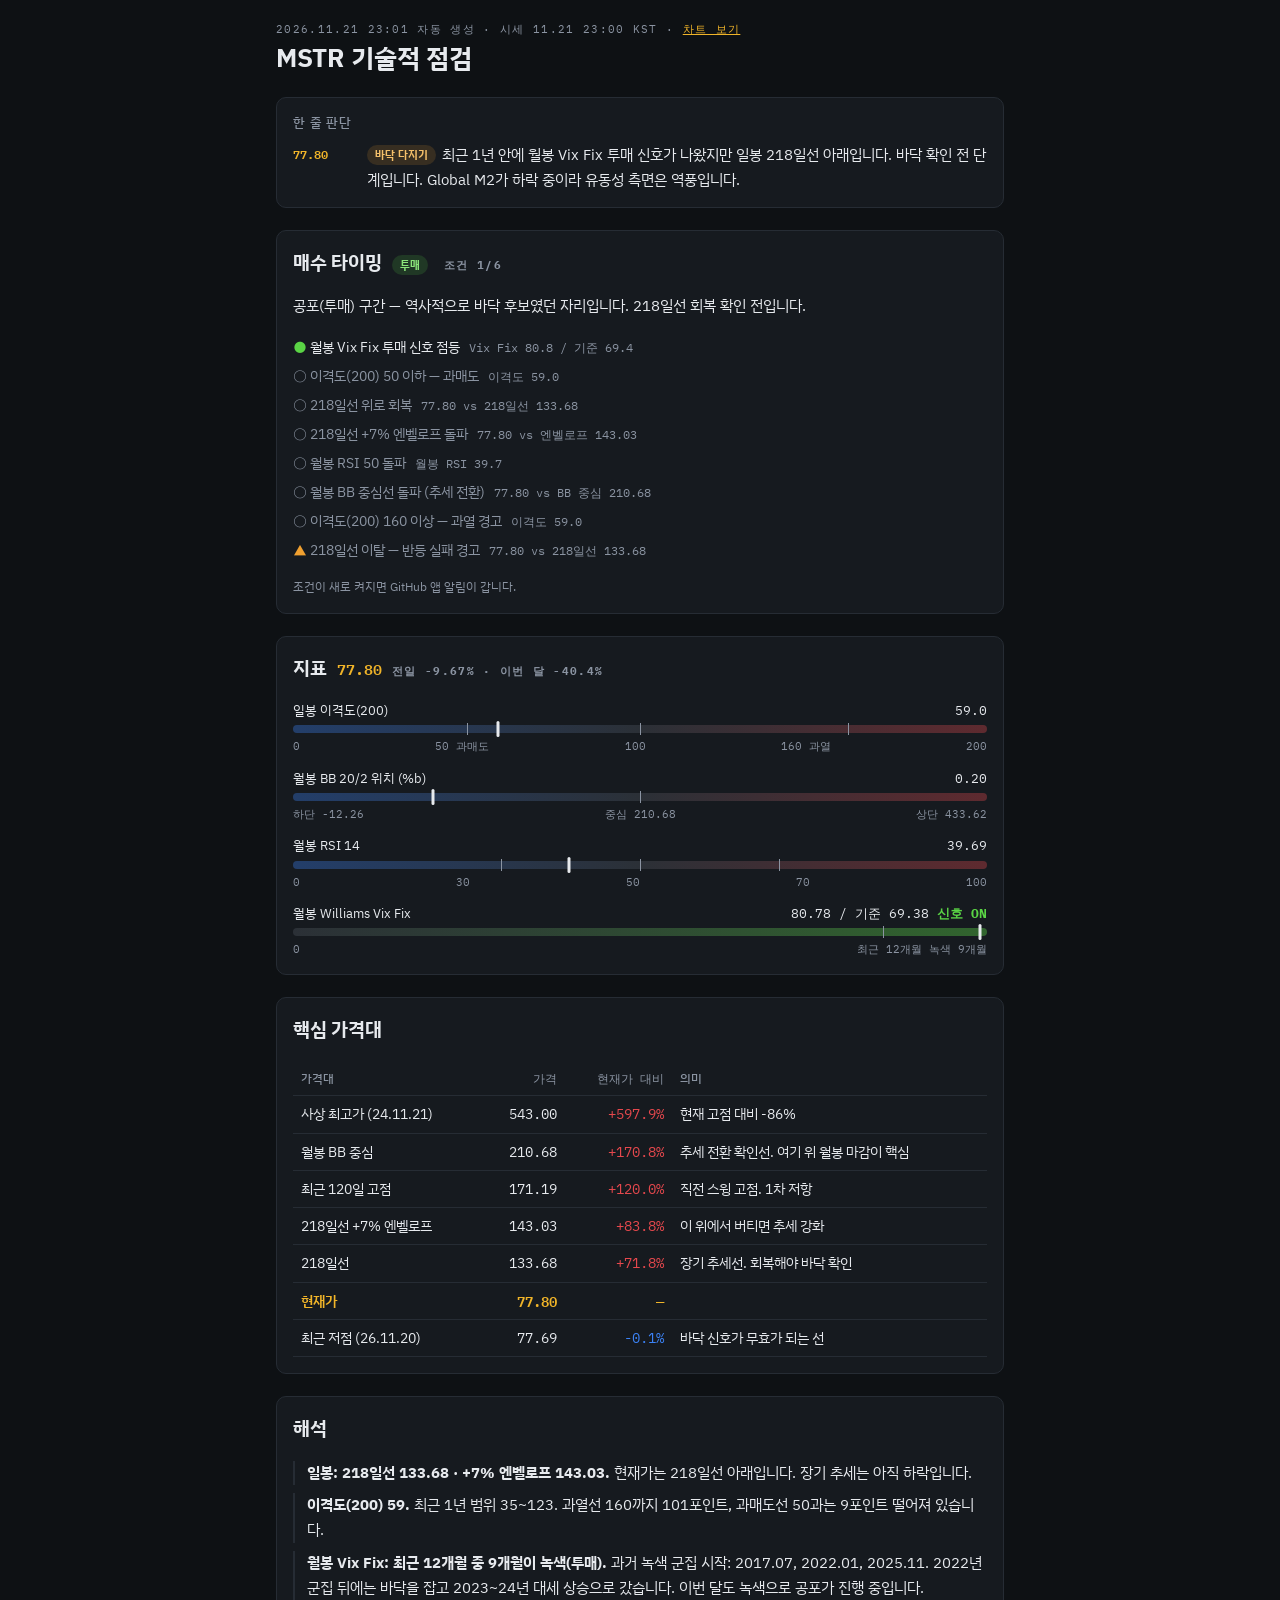
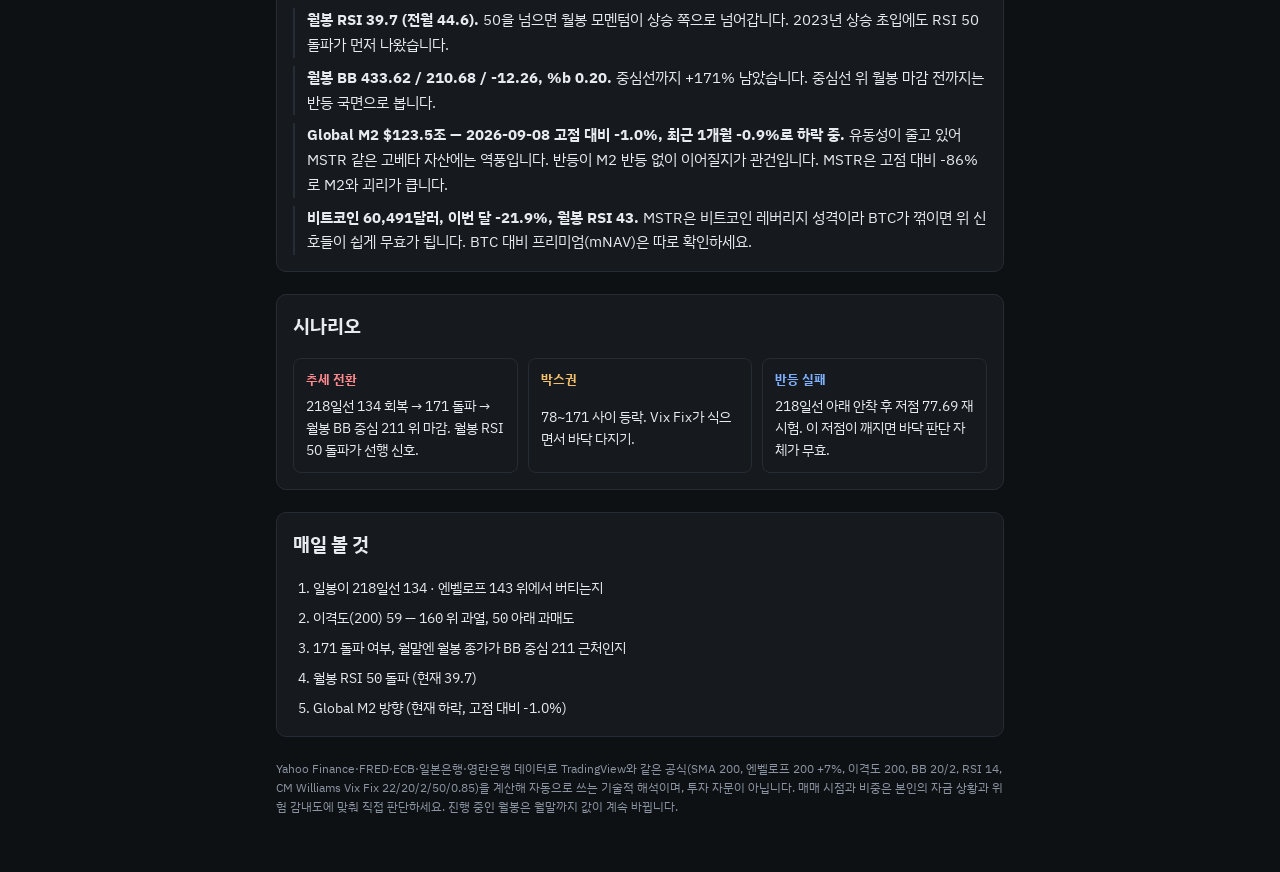
<file: report.html>
<!doctype html><html lang="ko"><head><meta charset="utf-8"><meta name="viewport" content="width=device-width,initial-scale=1,viewport-fit=cover">
<title>MSTR 기술적 점검</title>
<link rel="stylesheet" href="https://fonts.googleapis.com/css2?family=IBM+Plex+Sans+KR:wght@400;500;700&family=IBM+Plex+Mono:wght@400;600&display=swap">
<style>
  
  :root {
    --bg:#0e1114; --panel:#161a1f; --line:#262c34; --fg:#e7eaee; --muted:#8b94a2;
    --accent:#f0b429; --bull:#e5484d; --bear:#3b82f6; --ok:#5ad445; --warn:#f0a030;
    --sans:"IBM Plex Sans KR","Apple SD Gothic Neo","Noto Sans KR",system-ui,sans-serif;
    --mono:"IBM Plex Mono",ui-monospace,Menlo,monospace;
    color-scheme:dark;
  }
  * { box-sizing:border-box; }
  body { margin:0; background:var(--bg); color:var(--fg); font-family:var(--sans); font-size:15px; line-height:1.65; }
  .wrap { max-width:760px; margin:0 auto; padding-inline:16px; padding-block:20px 56px; display:flex; flex-direction:column; gap:22px; }
  header { display:flex; flex-direction:column; gap:4px; }
  .eyebrow { font-family:var(--mono); font-size:11px; letter-spacing:.12em; text-transform:uppercase; color:var(--muted); }
  h1 { margin:0; font-size:26px; line-height:1.25; text-wrap:balance; }
  h2 { margin:0; font-size:19px; display:flex; align-items:baseline; gap:10px; flex-wrap:wrap; }
  h2 .px { font-family:var(--mono); font-size:15px; color:var(--accent); font-weight:600; }
  h3 { margin:0; font-size:13px; letter-spacing:.06em; color:var(--muted); font-weight:500; }
  p { margin:0; }
  .num { font-family:var(--mono); font-variant-numeric:tabular-nums; }
  .bl { background:var(--panel); border:1px solid var(--line); border-radius:10px; padding:14px 16px; display:grid; gap:10px; }
  .bl-row { display:grid; grid-template-columns:64px 1fr; gap:10px; align-items:start; }
  .tag { font-family:var(--mono); font-size:12px; font-weight:600; padding:2px 0; color:var(--accent); }
  .pill { display:inline-block; font-size:11px; font-weight:700; padding:1px 8px; border-radius:999px; margin-right:6px; vertical-align:1px; }
  .p-hot { background:rgba(229,72,77,.16); color:#ff8a8d; }
  .p-turn { background:rgba(90,212,69,.14); color:#8be37a; }
  .p-mix { background:rgba(240,160,48,.15); color:#f5c06a; }
  section.card { background:var(--panel); border:1px solid var(--line); border-radius:10px; padding:16px; display:flex; flex-direction:column; gap:16px; }
  .gauges { display:grid; gap:12px; }
  .g { display:grid; gap:4px; }
  .g-top { display:flex; justify-content:space-between; font-size:13px; gap:8px; }
  .g-top span:last-child { font-family:var(--mono); color:var(--fg); }
  .track { position:relative; height:8px; border-radius:4px; background:linear-gradient(90deg, rgba(59,130,246,.35), rgba(139,148,162,.18) 50%, rgba(229,72,77,.35)); }
  .track.vix { background:linear-gradient(90deg, rgba(139,148,162,.18), rgba(90,212,69,.4)); }
  .mark { position:absolute; top:-4px; width:3px; height:16px; background:var(--fg); border-radius:2px; transform:translateX(-50%); }
  .tick { position:absolute; top:-2px; width:1px; height:12px; background:var(--muted); }
  .g-cap { display:flex; justify-content:space-between; font-family:var(--mono); font-size:11px; color:var(--muted); }
  .levels { overflow-x:auto; }
  table { width:100%; border-collapse:collapse; font-size:13.5px; }
  th, td { text-align:left; padding:7px 8px; border-bottom:1px solid var(--line); vertical-align:top; }
  th { font-weight:500; color:var(--muted); font-size:12px; }
  td.r, th.r { text-align:right; font-family:var(--mono); font-variant-numeric:tabular-nums; white-space:nowrap; }
  .up { color:var(--bull); } .dn { color:var(--bear); }
  .read { display:grid; gap:8px; }
  .read p { padding-left:12px; border-left:2px solid var(--line); }
  .read b { color:var(--fg); }
  .sc { display:grid; grid-template-columns:repeat(auto-fit,minmax(200px,1fr)); gap:10px; }
  .sc > div { border:1px solid var(--line); border-radius:8px; padding:10px 12px; display:grid; gap:4px; min-width:0; font-size:13.5px; }
  .sc .h { font-weight:700; font-size:13px; }
  .sc .h.b { color:#ff8a8d; } .sc .h.n { color:#f5c06a; } .sc .h.s { color:#7fb0ff; }
  ol.check { margin:0; padding-left:20px; display:grid; gap:6px; font-size:14px; }
  .fine { font-size:12px; color:var(--muted); line-height:1.6; }
  @media (max-width:480px){ h1 { font-size:22px; } .bl-row { grid-template-columns:52px 1fr; } }

  a { color:var(--accent); }
  .on { color:var(--ok); }
 tr.cur td { color:var(--accent); font-weight:600; } .alist { list-style:none; margin:0; padding:0; display:grid; gap:6px; font-size:14px; } .alist li { color:var(--muted); } .alist li.on { color:var(--fg); } .alist li.on span { color:var(--ok); } .alist li.warn span { color:var(--warn); } .alist em { font-style:normal; font-family:var(--mono); font-size:12px; color:var(--muted); margin-left:6px; } .st-투매,.st-회복 { background:rgba(90,212,69,.16); color:#8be37a; } .st-전환 { background:rgba(41,98,255,.2); color:#8fb0ff; } .st-과열 { background:rgba(229,72,77,.16); color:#ff8a8d; } .st-관망 { background:rgba(139,148,162,.18); color:#c9cfd8; }</style></head><body><div class="wrap">
<header><span class="eyebrow">2026.11.21 23:01 자동 생성 · 시세 11.21 23:00 KST · <a href="./">차트 보기</a></span>
<h1>MSTR 기술적 점검</h1></header>

<div class="bl"><h3>한 줄 판단</h3>
<div class="bl-row"><span class="tag">77.80</span><p><span class="pill p-mix">바닥 다지기</span>최근 1년 안에 월봉 Vix Fix 투매 신호가 나왔지만 일봉 218일선 아래입니다. 바닥 확인 전 단계입니다. Global M2가 하락 중이라 유동성 측면은 역풍입니다.</p></div></div>

<section class="card"><h2>매수 타이밍 <span class="pill st-투매">투매</span><span class="eyebrow">조건 1/6</span></h2>
<p>공포(투매) 구간 — 역사적으로 바닥 후보였던 자리입니다. 218일선 회복 확인 전입니다.</p><ul class="alist"><li class="on"><span>●</span> 월봉 Vix Fix 투매 신호 점등 <em>Vix Fix 80.8 / 기준 69.4</em></li><li class=""><span>○</span> 이격도(200) 50 이하 — 과매도 <em>이격도 59.0</em></li><li class=""><span>○</span> 218일선 위로 회복 <em>77.80 vs 218일선 133.68</em></li><li class=""><span>○</span> 218일선 +7% 엔벨로프 돌파 <em>77.80 vs 엔벨로프 143.03</em></li><li class=""><span>○</span> 월봉 RSI 50 돌파 <em>월봉 RSI 39.7</em></li><li class=""><span>○</span> 월봉 BB 중심선 돌파 (추세 전환) <em>77.80 vs BB 중심 210.68</em></li><li class=""><span>○</span> 이격도(200) 160 이상 — 과열 경고 <em>이격도 59.0</em></li><li class="warn"><span>▲</span> 218일선 이탈 — 반등 실패 경고 <em>77.80 vs 218일선 133.68</em></li></ul><p class="fine">조건이 새로 켜지면 GitHub 앱 알림이 갑니다.</p></section>

<section class="card"><h2>지표 <span class="px">77.80</span><span class="eyebrow">전일 -9.67% · 이번 달 -40.4%</span></h2>
<div class="gauges">
<div class="g"><div class="g-top"><span>일봉 이격도(200)</span><span>59.0</span></div><div class="track"><span class="tick" style="left:25%"></span><span class="tick" style="left:50%"></span><span class="tick" style="left:80%"></span><span class="mark" style="left:29.5%"></span></div><div class="g-cap"><span>0</span><span>50 과매도</span><span>100</span><span>160 과열</span><span>200</span></div></div>
<div class="g"><div class="g-top"><span>월봉 BB 20/2 위치 (%b)</span><span>0.20</span></div><div class="track"><span class="tick" style="left:50%"></span><span class="mark" style="left:20.2%"></span></div><div class="g-cap"><span>하단 -12.26</span><span>중심 210.68</span><span>상단 433.62</span></div></div>
<div class="g"><div class="g-top"><span>월봉 RSI 14</span><span>39.69</span></div><div class="track"><span class="tick" style="left:30%"></span><span class="tick" style="left:50%"></span><span class="tick" style="left:70%"></span><span class="mark" style="left:39.7%"></span></div><div class="g-cap"><span>0</span><span>30</span><span>50</span><span>70</span><span>100</span></div></div>
<div class="g"><div class="g-top"><span>월봉 Williams Vix Fix</span><span>80.78 / 기준 69.38 <b class="on">신호 ON</b></span></div><div class="track vix"><span class="tick" style="left:85%"></span><span class="mark" style="left:99.0%"></span></div><div class="g-cap"><span>0</span><span>최근 12개월 녹색 9개월</span></div></div>
</div></section>

<section class="card"><h2>핵심 가격대</h2>
<div class="levels"><table><thead><tr><th>가격대</th><th class="r">가격</th><th class="r">현재가 대비</th><th>의미</th></tr></thead><tbody>
<tr><td>사상 최고가 (24.11.21)</td><td class="r">543.00</td><td class="r up">+597.9%</td><td>현재 고점 대비 -86%</td></tr><tr><td>월봉 BB 중심</td><td class="r">210.68</td><td class="r up">+170.8%</td><td>추세 전환 확인선. 여기 위 월봉 마감이 핵심</td></tr><tr><td>최근 120일 고점</td><td class="r">171.19</td><td class="r up">+120.0%</td><td>직전 스윙 고점. 1차 저항</td></tr><tr><td>218일선 +7% 엔벨로프</td><td class="r">143.03</td><td class="r up">+83.8%</td><td>이 위에서 버티면 추세 강화</td></tr><tr><td>218일선</td><td class="r">133.68</td><td class="r up">+71.8%</td><td>장기 추세선. 회복해야 바닥 확인</td></tr><tr class="cur"><td>현재가</td><td class="r">77.80</td><td class="r">—</td><td></td></tr><tr><td>최근 저점 (26.11.20)</td><td class="r">77.69</td><td class="r dn">-0.1%</td><td>바닥 신호가 무효가 되는 선</td></tr>
</tbody></table></div></section>

<section class="card"><h2>해석</h2><div class="read"><p><b>일봉: 218일선 133.68 · +7% 엔벨로프 143.03.</b> 현재가는 218일선 아래입니다. 장기 추세는 아직 하락입니다.</p><p><b>이격도(200) 59.</b> 최근 1년 범위 35~123. 과열선 160까지 101포인트, 과매도선 50과는 9포인트 떨어져 있습니다.</p><p><b>월봉 Vix Fix: 최근 12개월 중 9개월이 녹색(투매).</b> 과거 녹색 군집 시작: 2017.07, 2022.01, 2025.11. 2022년 군집 뒤에는 바닥을 잡고 2023~24년 대세 상승으로 갔습니다. 이번 달도 녹색으로 공포가 진행 중입니다.</p><p><b>월봉 RSI 39.7 (전월 44.6).</b> 50을 넘으면 월봉 모멘텀이 상승 쪽으로 넘어갑니다. 2023년 상승 초입에도 RSI 50 돌파가 먼저 나왔습니다.</p><p><b>월봉 BB 433.62 / 210.68 / -12.26, %b 0.20.</b> 중심선까지 +171% 남았습니다. 중심선 위 월봉 마감 전까지는 반등 국면으로 봅니다.</p><p><b>Global M2 $123.5조 — 2026-09-08 고점 대비 -1.0%, 최근 1개월 -0.9%로 하락 중.</b> 유동성이 줄고 있어 MSTR 같은 고베타 자산에는 역풍입니다. 반등이 M2 반등 없이 이어질지가 관건입니다. MSTR은 고점 대비 -86%로 M2와 괴리가 큽니다.</p><p><b>비트코인 60,491달러, 이번 달 -21.9%, 월봉 RSI 43.</b> MSTR은 비트코인 레버리지 성격이라 BTC가 꺾이면 위 신호들이 쉽게 무효가 됩니다. BTC 대비 프리미엄(mNAV)은 따로 확인하세요.</p></div></section>

<section class="card"><h2>시나리오</h2><div class="sc">
<div><span class="h b">추세 전환</span><span>218일선 134 회복 → 171 돌파 → 월봉 BB 중심 211 위 마감. 월봉 RSI 50 돌파가 선행 신호.</span></div>
<div><span class="h n">박스권</span><span>78~171 사이 등락. Vix Fix가 식으면서 바닥 다지기.</span></div>
<div><span class="h s">반등 실패</span><span>218일선 아래 안착 후 저점 77.69 재시험. 이 저점이 깨지면 바닥 판단 자체가 무효.</span></div>
</div></section>

<section class="card"><h2>매일 볼 것</h2><ol class="check">
<li>일봉이 218일선 <span class="num">134</span> · 엔벨로프 <span class="num">143</span> 위에서 버티는지</li>
<li>이격도(200) <span class="num">59</span> — <span class="num">160</span> 위 과열, <span class="num">50</span> 아래 과매도</li>
<li><span class="num">171</span> 돌파 여부, 월말엔 월봉 종가가 BB 중심 <span class="num">211</span> 근처인지</li>
<li>월봉 RSI <span class="num">50</span> 돌파 (현재 39.7)</li>
<li>Global M2 방향 (현재 하락, 고점 대비 -1.0%)</li>
</ol></section>

<p class="fine">Yahoo Finance·FRED·ECB·일본은행·영란은행 데이터로 TradingView와 같은 공식(SMA 200, 엔벨로프 200 +7%, 이격도 200, BB 20/2, RSI 14, CM Williams Vix Fix 22/20/2/50/0.85)을 계산해 자동으로 쓰는 기술적 해석이며, 투자 자문이 아닙니다. 매매 시점과 비중은 본인의 자금 상황과 위험 감내도에 맞춰 직접 판단하세요. 진행 중인 월봉은 월말까지 값이 계속 바뀝니다.</p>
</div></body></html>
</file>
